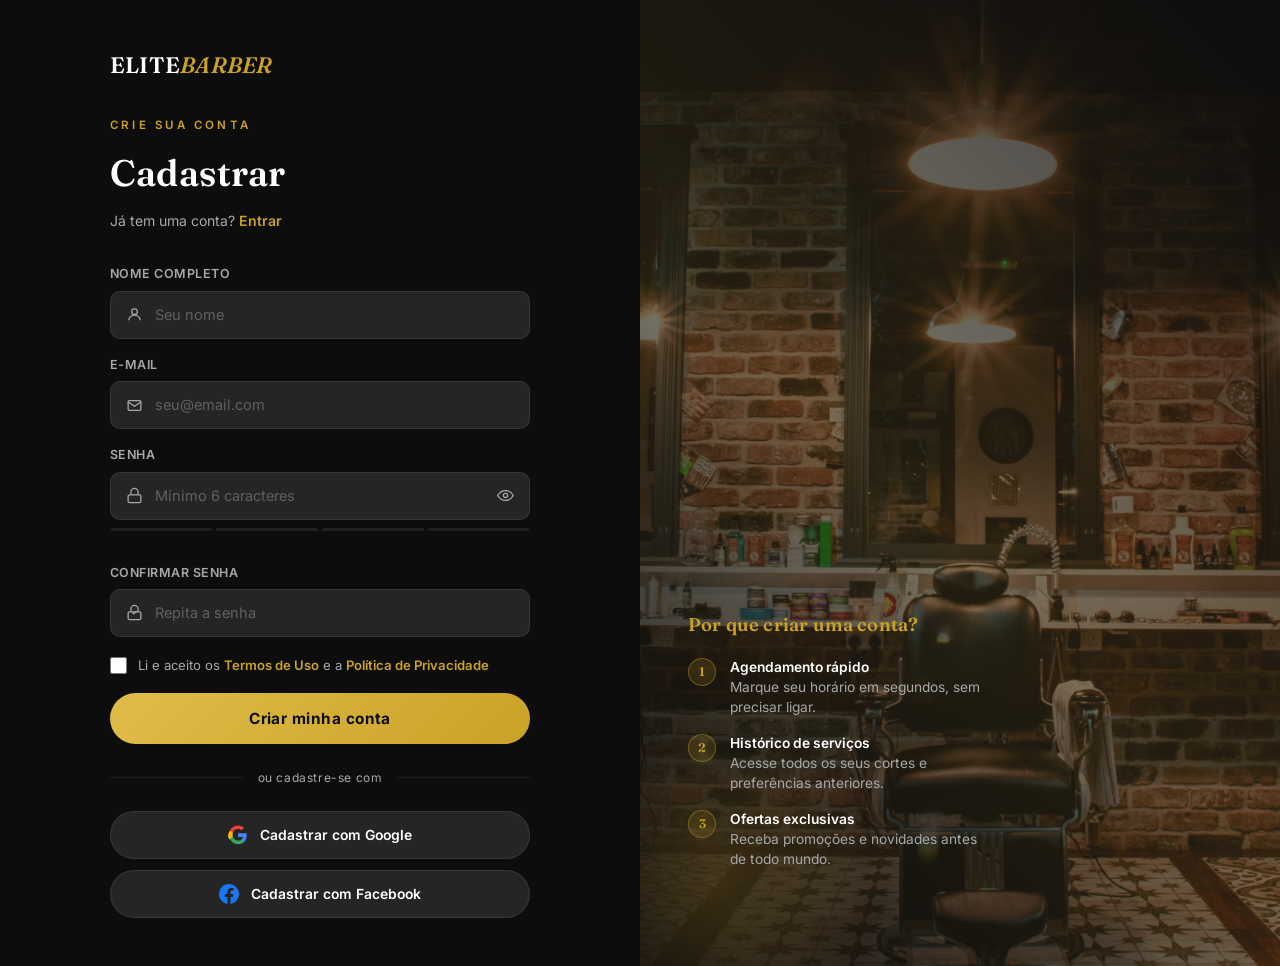
<file: templates/cadastro.html>
<!DOCTYPE html>
<html lang="pt-BR">

<head>
    <meta charset="UTF-8" />
    <meta name="viewport" content="width=device-width, initial-scale=1.0" />
    <title>Criar conta — Elite Barber</title>
    <meta name="description" content="Crie sua conta na Elite Barber e agende seus serviços com facilidade." />
    <link rel="preconnect" href="https://fonts.googleapis.com" />
    <link rel="preconnect" href="https://fonts.gstatic.com" crossorigin />
    <link
        href="https://fonts.googleapis.com/css2?family=Fraunces:ital,wght@0,500;0,600;1,500;1,600&family=Inter:wght@400;500;600;700&display=swap"
        rel="stylesheet" />
    <style>
        :root {
            --black: #0d0d0d;
            --dark: #1e1e1e;
            --dark-2: #161616;
            --dark-3: #252525;
            --white: #ffffff;
            --gold: #c9a227;
            --gold-light: #e0bc4a;
            --text-muted: #a8a8a8;
            --radius: 16px;
            --ff-display: "Fraunces", serif;
            --ff-body: "Inter", sans-serif;
            --ease: cubic-bezier(0.16, 1, 0.3, 1);
        }

        *,
        *::before,
        *::after {
            margin: 0;
            padding: 0;
            box-sizing: border-box;
        }

        html {
            scroll-padding-top: 80px;
        }

        body {
            font-family: var(--ff-body);
            background: var(--black);
            color: var(--white);
            line-height: 1.6;
            min-height: 100vh;
            display: grid;
            /* cadastro: formulário à esquerda, visual à direita */
            grid-template-columns: 1fr 1fr;
        }

        a {
            text-decoration: none;
            color: inherit;
        }

        ::selection {
            background: var(--gold);
            color: var(--black);
        }

        ::-webkit-scrollbar {
            width: 8px;
        }

        ::-webkit-scrollbar-track {
            background: var(--black);
        }

        ::-webkit-scrollbar-thumb {
            background: var(--gold);
            border-radius: 4px;
        }

        /* ===== FORMULÁRIO (esquerda) ===== */
        .form-side {
            display: flex;
            flex-direction: column;
            justify-content: center;
            align-items: center;
            padding: 3rem 2rem;
            background: var(--black);
        }

        .form-box {
            width: 100%;
            max-width: 420px;
        }

        .logo {
            font-family: var(--ff-display);
            font-weight: 600;
            font-size: 1.4rem;
            letter-spacing: 0.01em;
            color: var(--white);
            display: inline-block;
            margin-bottom: 2rem;
        }

        .logo span {
            color: var(--gold);
            font-style: italic;
        }

        .form-header {
            margin-bottom: 2rem;
        }

        .form-tag {
            display: block;
            font-size: 0.72rem;
            letter-spacing: 0.28em;
            color: var(--gold);
            font-weight: 600;
            margin-bottom: 0.6rem;
        }

        .form-title {
            font-family: var(--ff-display);
            font-weight: 600;
            font-size: clamp(1.7rem, 3vw, 2.3rem);
            letter-spacing: 0.005em;
        }

        .form-subtitle {
            color: var(--text-muted);
            font-size: 0.88rem;
            margin-top: 0.45rem;
        }

        .form-subtitle a {
            color: var(--gold);
            font-weight: 600;
            transition: color 0.2s;
        }

        .form-subtitle a:hover {
            color: var(--gold-light);
        }

        /* ===== CAMPOS ===== */
        .field {
            margin-bottom: 1rem;
        }

        .field label {
            display: block;
            font-size: 0.78rem;
            font-weight: 600;
            letter-spacing: 0.04em;
            color: var(--text-muted);
            text-transform: uppercase;
            margin-bottom: 0.4rem;
        }

        .input-wrap {
            position: relative;
            display: flex;
            align-items: center;
        }

        .input-wrap .ico {
            position: absolute;
            left: 1rem;
            width: 17px;
            height: 17px;
            color: var(--text-muted);
            pointer-events: none;
            transition: color 0.25s;
            z-index: 1;
        }

        .input-wrap input {
            width: 100%;
            padding: 0.88rem 1rem 0.88rem 2.75rem;
            background: var(--dark-3);
            border: 1px solid rgba(255, 255, 255, 0.08);
            border-radius: 10px;
            color: var(--white);
            font-family: var(--ff-body);
            font-size: 0.91rem;
            outline: none;
            transition: border-color 0.3s, box-shadow 0.3s;
        }

        .input-wrap input::placeholder {
            color: rgba(168, 168, 168, 0.45);
        }

        .input-wrap input:focus {
            border-color: var(--gold);
            box-shadow: 0 0 0 3px rgba(201, 162, 39, 0.12);
        }

        .input-wrap:focus-within .ico {
            color: var(--gold);
        }

        /* toggle senha */
        .eye-btn {
            position: absolute;
            right: 1rem;
            background: none;
            border: 0;
            cursor: pointer;
            color: var(--text-muted);
            display: flex;
            align-items: center;
            transition: color 0.2s;
        }

        .eye-btn:hover {
            color: var(--gold);
        }

        .eye-btn svg {
            width: 17px;
            height: 17px;
        }

        /* força da senha */
        .strength-bar {
            display: flex;
            gap: 4px;
            margin-top: 0.5rem;
        }

        .strength-bar span {
            flex: 1;
            height: 3px;
            border-radius: 2px;
            background: rgba(255, 255, 255, 0.08);
            transition: background 0.35s;
        }

        .strength-label {
            font-size: 0.72rem;
            color: var(--text-muted);
            margin-top: 0.25rem;
            min-height: 1em;
            transition: color 0.3s;
        }

        /* checkbox termos */
        .checkbox-field {
            display: flex;
            align-items: flex-start;
            gap: 0.7rem;
            margin: 1.1rem 0;
        }

        .checkbox-field input[type="checkbox"] {
            width: 17px;
            height: 17px;
            accent-color: var(--gold);
            flex-shrink: 0;
            margin-top: 2px;
            cursor: pointer;
        }

        .checkbox-field label {
            font-size: 0.82rem;
            color: var(--text-muted);
            cursor: pointer;
            text-transform: none;
            letter-spacing: 0;
        }

        .checkbox-field label a {
            color: var(--gold);
            font-weight: 600;
        }

        .checkbox-field label a:hover {
            color: var(--gold-light);
        }

        /* ===== MENSAGEM ===== */
        .msg {
            padding: 0.75rem 1rem;
            border-radius: 8px;
            font-size: 0.84rem;
            font-weight: 500;
            margin-bottom: 1rem;
            display: none;
            gap: 0.5rem;
            align-items: center;
        }

        .msg.error {
            background: rgba(239, 68, 68, 0.12);
            border: 1px solid rgba(239, 68, 68, 0.3);
            color: #f87171;
            display: flex;
        }

        .msg.success {
            background: rgba(201, 162, 39, 0.12);
            border: 1px solid rgba(201, 162, 39, 0.3);
            color: var(--gold-light);
            display: flex;
        }

        /* ===== BOTÃO PRINCIPAL ===== */
        .btn-submit {
            width: 100%;
            padding: 1rem;
            background: linear-gradient(135deg, var(--gold-light), var(--gold));
            color: var(--black);
            font-family: var(--ff-body);
            font-weight: 700;
            font-size: 0.96rem;
            letter-spacing: 0.03em;
            border: none;
            border-radius: 50px;
            cursor: pointer;
            display: flex;
            align-items: center;
            justify-content: center;
            gap: 0.5rem;
            transition: transform 0.3s var(--ease), box-shadow 0.3s var(--ease);
        }

        .btn-submit:hover {
            transform: translateY(-2px);
            box-shadow: 0 10px 30px -8px rgba(201, 162, 39, 0.6);
        }

        .btn-submit:active {
            transform: scale(0.97);
        }

        .btn-submit:disabled {
            opacity: 0.6;
            cursor: not-allowed;
            transform: none;
            box-shadow: none;
        }

        .spinner {
            width: 17px;
            height: 17px;
            border: 2px solid rgba(0, 0, 0, 0.25);
            border-top-color: var(--black);
            border-radius: 50%;
            animation: spin 0.7s linear infinite;
            display: none;
        }

        @keyframes spin {
            to {
                transform: rotate(360deg);
            }
        }

        /* ===== DIVISOR ===== */
        .divider {
            display: flex;
            align-items: center;
            gap: 0.9rem;
            margin: 1.5rem 0;
        }

        .divider::before,
        .divider::after {
            content: "";
            flex: 1;
            height: 1px;
            background: rgba(255, 255, 255, 0.08);
        }

        .divider span {
            font-size: 0.75rem;
            color: var(--text-muted);
            white-space: nowrap;
            letter-spacing: 0.05em;
        }

        /* ===== BOTÕES SOCIAIS ===== */
        .social-btns {
            display: flex;
            flex-direction: column;
            gap: 0.7rem;
        }

        .btn-social {
            width: 100%;
            padding: 0.8rem 1.2rem;
            background: var(--dark-3);
            border: 1px solid rgba(255, 255, 255, 0.08);
            border-radius: 50px;
            color: var(--white);
            font-family: var(--ff-body);
            font-weight: 600;
            font-size: 0.87rem;
            cursor: pointer;
            display: flex;
            align-items: center;
            justify-content: center;
            gap: 0.75rem;
            transition: background 0.25s, border-color 0.25s, transform 0.25s var(--ease);
        }

        .btn-social:hover {
            background: var(--dark);
            border-color: rgba(255, 255, 255, 0.18);
            transform: translateY(-2px);
        }

        .btn-social:active {
            transform: scale(0.97);
        }

        .btn-google svg .g-red {
            fill: #EA4335;
        }

        .btn-google svg .g-blue {
            fill: #4285F4;
        }

        .btn-google svg .g-yellow {
            fill: #FBBC05;
        }

        .btn-google svg .g-green {
            fill: #34A853;
        }

        /* ===== LADO VISUAL (direita) ===== */
        .visual {
            position: relative;
            overflow: hidden;
            background: var(--dark-2);
        }

        .visual-img {
            position: absolute;
            inset: 0;
            width: 100%;
            height: 100%;
            object-fit: cover;
            opacity: 0.4;
            transform: scale(1.04);
            transition: transform 12s ease;
        }

        .visual:hover .visual-img {
            transform: scale(1.0);
        }

        .visual-overlay {
            position: absolute;
            inset: 0;
            background: linear-gradient(225deg,
                    rgba(13, 13, 13, 0.55) 0%,
                    rgba(201, 162, 39, 0.10) 55%,
                    rgba(13, 13, 13, 0.9) 100%);
        }

        .visual-content {
            position: relative;
            z-index: 1;
            height: 100%;
            display: flex;
            flex-direction: column;
            justify-content: flex-end;
            padding: 3rem;
        }

        .visual-steps {
            max-width: 300px;
            margin-bottom: 2rem;
        }

        .visual-steps h3 {
            font-family: var(--ff-display);
            font-weight: 600;
            font-size: 1.15rem;
            margin-bottom: 1.2rem;
            color: var(--gold);
            letter-spacing: 0.01em;
        }

        .step {
            display: flex;
            gap: 0.9rem;
            align-items: flex-start;
            margin-bottom: 1rem;
        }

        .step-num {
            width: 28px;
            height: 28px;
            border-radius: 50%;
            background: rgba(201, 162, 39, 0.15);
            border: 1px solid rgba(201, 162, 39, 0.4);
            display: flex;
            align-items: center;
            justify-content: center;
            font-family: var(--ff-display);
            font-weight: 600;
            font-size: 0.78rem;
            color: var(--gold);
            flex-shrink: 0;
        }

        .step-text {
            font-size: 0.86rem;
            color: var(--text-muted);
            line-height: 1.45;
        }

        .step-text strong {
            color: var(--white);
            font-weight: 600;
            display: block;
        }

        /* decoração */
        .visual::after {
            content: "";
            position: absolute;
            bottom: -80px;
            left: -80px;
            width: 320px;
            height: 320px;
            border-radius: 50%;
            background: radial-gradient(circle, rgba(201, 162, 39, 0.18) 0%, transparent 70%);
            z-index: 0;
        }

        /* ===== MOBILE ===== */
        @media (max-width: 768px) {
            body {
                grid-template-columns: 1fr;
            }

            .visual {
                display: none;
            }

            .form-side {
                padding: 2.5rem 1.5rem;
                justify-content: flex-start;
                padding-top: 2.5rem;
            }
        }
    </style>
</head>

<body>

    <!-- FORMULÁRIO (esquerda no desktop) -->
    <main class="form-side">
        <div class="form-box">

            <a href="/" class="logo">ELITE<span>BARBER</span></a>

            <div class="form-header">
                <span class="form-tag">CRIE SUA CONTA</span>
                <h1 class="form-title">Cadastrar</h1>
                <p class="form-subtitle">
                    Já tem uma conta? <a href="/login">Entrar</a>
                </p>
            </div>

            <!-- Feedback -->
            <div class="msg" id="mensagem" role="alert" aria-live="polite"></div>

            <form id="cadastroForm" novalidate>

                <!-- Nome -->
                <div class="field">
                    <label for="nome">Nome completo</label>
                    <div class="input-wrap">
                        <svg class="ico" viewBox="0 0 24 24" fill="none" stroke="currentColor" stroke-width="1.8">
                            <circle cx="12" cy="8" r="4" />
                            <path d="M4 20c0-4 3.6-7 8-7s8 3 8 7" />
                        </svg>
                        <input type="text" id="nome" name="nome" placeholder="Seu nome" autocomplete="name" required
                            minlength="2" />
                    </div>
                </div>

                <!-- E-mail -->
                <div class="field">
                    <label for="email">E-mail</label>
                    <div class="input-wrap">
                        <svg class="ico" viewBox="0 0 24 24" fill="none" stroke="currentColor" stroke-width="1.8">
                            <rect x="3" y="5" width="18" height="14" rx="2" />
                            <path d="m3 7 9 6 9-6" />
                        </svg>
                        <input type="email" id="email" name="email" placeholder="seu@email.com" autocomplete="email"
                            required />
                    </div>
                </div>

                <!-- Senha -->
                <div class="field">
                    <label for="senha">Senha</label>
                    <div class="input-wrap">
                        <svg class="ico" viewBox="0 0 24 24" fill="none" stroke="currentColor" stroke-width="1.8">
                            <rect x="3" y="11" width="18" height="11" rx="2" />
                            <path d="M7 11V7a5 5 0 0 1 10 0v4" />
                        </svg>
                        <input type="password" id="senha" name="senha" placeholder="Mínimo 6 caracteres"
                            autocomplete="new-password" required minlength="6" />
                        <button type="button" class="eye-btn" id="toggleSenha" aria-label="Mostrar/ocultar senha">
                            <svg id="eyeIcon" viewBox="0 0 24 24" fill="none" stroke="currentColor" stroke-width="1.8">
                                <path d="M1 12s4-7 11-7 11 7 11 7-4 7-11 7S1 12 1 12z" />
                                <circle cx="12" cy="12" r="3" />
                            </svg>
                        </button>
                    </div>
                    <!-- Barra de força -->
                    <div class="strength-bar" id="strengthBar" aria-hidden="true">
                        <span id="s1"></span><span id="s2"></span><span id="s3"></span><span id="s4"></span>
                    </div>
                    <p class="strength-label" id="strengthLabel"></p>
                </div>

                <!-- Confirmar senha -->
                <div class="field">
                    <label for="confirmar">Confirmar senha</label>
                    <div class="input-wrap">
                        <svg class="ico" viewBox="0 0 24 24" fill="none" stroke="currentColor" stroke-width="1.8">
                            <path d="M9 12l2 2 4-4" />
                            <rect x="3" y="11" width="18" height="11" rx="2" />
                            <path d="M7 11V7a5 5 0 0 1 10 0v4" />
                        </svg>
                        <input type="password" id="confirmar" name="confirmar" placeholder="Repita a senha"
                            autocomplete="new-password" required />
                    </div>
                </div>

                <!-- Termos -->
                <div class="checkbox-field">
                    <input type="checkbox" id="termos" name="termos" required />
                    <label for="termos">
                        Li e aceito os <a href="#">Termos de Uso</a> e a <a href="#">Política de Privacidade</a>
                    </label>
                </div>

                <!-- Submit -->
                <div class="msg" id="mensagem2" style="display:none"></div>
                <button type="submit" class="btn-submit" id="btnSubmit">
                    <span class="spinner" id="spinner"></span>
                    <span id="btnText">Criar minha conta</span>
                </button>

            </form>

            <!-- Divisor -->
            <div class="divider"><span>ou cadastre-se com</span></div>

            <!-- Botões sociais -->
            <div class="social-btns">

                <button class="btn-social btn-google" type="button" id="btnGoogle">
                    <svg width="20" height="20" viewBox="0 0 48 48">
                        <path class="g-blue"
                            d="M45.12 24.5c0-1.56-.14-3.06-.4-4.5H24v8.51h11.84c-.51 2.75-2.06 5.08-4.39 6.64v5.52h7.11c4.16-3.83 6.56-9.47 6.56-16.17z" />
                        <path class="g-green"
                            d="M24 46c5.94 0 10.92-1.97 14.56-5.33l-7.11-5.52c-1.97 1.32-4.49 2.1-7.45 2.1-5.73 0-10.58-3.87-12.32-9.07H4.34v5.7C7.96 41.07 15.4 46 24 46z" />
                        <path class="g-yellow"
                            d="M11.68 28.18A13.9 13.9 0 0 1 10.9 24c0-1.45.25-2.86.78-4.18v-5.7H4.34A23.93 23.93 0 0 0 0 24c0 3.88.93 7.55 2.57 10.79l7.11-5.52z" />
                        <path class="g-red"
                            d="M24 9.75c3.23 0 6.13 1.11 8.41 3.29l6.31-6.31C34.91 3.18 29.93 1 24 1 15.4 1 7.96 5.93 4.34 13.12l7.34 5.7C13.42 13.62 18.27 9.75 24 9.75z" />
                    </svg>
                    Cadastrar com Google
                </button>

                <button class="btn-social btn-facebook" type="button" id="btnFacebook">
                    <svg width="20" height="20" viewBox="0 0 24 24" fill="#1877F2">
                        <path
                            d="M24 12.073C24 5.405 18.627 0 12 0S0 5.405 0 12.073c0 6.031 4.388 11.032 10.125 11.927v-8.437H7.078v-3.49h3.047V9.41c0-3.02 1.791-4.688 4.533-4.688 1.313 0 2.686.235 2.686.235v2.953h-1.513c-1.491 0-1.956.928-1.956 1.879v2.261h3.328l-.532 3.49h-2.796v8.437C19.612 23.105 24 18.104 24 12.073z" />
                    </svg>
                    Cadastrar com Facebook
                </button>

            </div>

        </div>
    </main>

    <!-- VISUAL (direita no desktop) -->
    <aside class="visual">
        <img src="../static/img/paralaxx.jpg" alt="" class="visual-img" />
        <div class="visual-overlay"></div>
        <div class="visual-content">
            <div class="visual-steps">
                <h3>Por que criar uma conta?</h3>
                <div class="step">
                    <div class="step-num">1</div>
                    <div class="step-text">
                        <strong>Agendamento rápido</strong>
                        Marque seu horário em segundos, sem precisar ligar.
                    </div>
                </div>
                <div class="step">
                    <div class="step-num">2</div>
                    <div class="step-text">
                        <strong>Histórico de serviços</strong>
                        Acesse todos os seus cortes e preferências anteriores.
                    </div>
                </div>
                <div class="step">
                    <div class="step-num">3</div>
                    <div class="step-text">
                        <strong>Ofertas exclusivas</strong>
                        Receba promoções e novidades antes de todo mundo.
                    </div>
                </div>
            </div>
        </div>
    </aside>

    <script>
        /* ===== TOGGLE SENHA ===== */
        const toggleSenha = document.getElementById("toggleSenha");
        const senhaInput = document.getElementById("senha");
        const eyeIcon = document.getElementById("eyeIcon");

        toggleSenha.addEventListener("click", () => {
            const visivel = senhaInput.type === "text";
            senhaInput.type = visivel ? "password" : "text";
            eyeIcon.innerHTML = visivel
                ? `<path d="M1 12s4-7 11-7 11 7 11 7-4 7-11 7S1 12 1 12z"/><circle cx="12" cy="12" r="3"/>`
                : `<path d="M17.94 17.94A10.07 10.07 0 0 1 12 20c-7 0-11-8-11-8a18.45 18.45 0 0 1 5.06-5.94
            M9.9 4.24A9.12 9.12 0 0 1 12 4c7 0 11 8 11 8a18.5 18.5 0 0 1-2.16 3.19
            m-6.72-1.07a3 3 0 1 1-4.24-4.24"/>
           <line x1="1" y1="1" x2="23" y2="23"/>`;
        });

        /* ===== FORÇA DA SENHA ===== */
        const bars = [document.getElementById("s1"), document.getElementById("s2"),
        document.getElementById("s3"), document.getElementById("s4")];
        const label = document.getElementById("strengthLabel");
        const cores = ["#ef4444", "#f97316", "#eab308", "#22c55e"];
        const nomes = ["Muito fraca", "Fraca", "Boa", "Forte"];

        senhaInput.addEventListener("input", () => {
            const v = senhaInput.value;
            let score = 0;
            if (v.length >= 6) score++;
            if (v.length >= 10) score++;
            if (/[A-Z]/.test(v) && /[0-9]/.test(v)) score++;
            if (/[^a-zA-Z0-9]/.test(v)) score++;

            bars.forEach((b, i) => {
                b.style.background = i < score ? cores[score - 1] : "rgba(255,255,255,0.08)";
            });
            label.textContent = v.length ? nomes[score - 1] || "" : "";
            label.style.color = v.length ? cores[score - 1] : "var(--text-muted)";
        });

        /* ===== FORMULÁRIO DE CADASTRO ===== */
        const form = document.getElementById("cadastroForm");
        const msgBox = document.getElementById("mensagem");
        const btnSubmit = document.getElementById("btnSubmit");
        const spinner = document.getElementById("spinner");
        const btnText = document.getElementById("btnText");

        function showMsg(texto, tipo = "error") {
            msgBox.textContent = texto;
            msgBox.className = `msg ${tipo}`;
        }
        function hideMsg() { msgBox.className = "msg"; msgBox.style.display = ""; }

        form.addEventListener("submit", async (e) => {
            e.preventDefault();
            hideMsg();

            const nome = document.getElementById("nome").value.trim();
            const email = document.getElementById("email").value.trim();
            const senha = document.getElementById("senha").value;
            const confirmar = document.getElementById("confirmar").value;
            const termos = document.getElementById("termos").checked;

            /* validações no front */
            if (nome.length < 2) { showMsg("Informe um nome válido."); return; }
            if (!email.includes("@")) { showMsg("Informe um e-mail válido."); return; }
            if (senha.length < 6) { showMsg("A senha precisa ter no mínimo 6 caracteres."); return; }
            if (senha !== confirmar) { showMsg("As senhas não coincidem."); return; }
            if (!termos) { showMsg("Você precisa aceitar os Termos de Uso."); return; }

            btnSubmit.disabled = true;
            spinner.style.display = "block";
            btnText.textContent = "Criando conta…";

            try {
                const res = await fetch("/api/cadastro", {
                    method: "POST",
                    headers: { "Content-Type": "application/json" },
                    body: JSON.stringify({ nome, email, senha }),
                });

                const data = await res.json();

                if (res.ok) {
                    showMsg(`Conta criada com sucesso! Bem-vindo, ${data.nome}. Redirecionando…`, "success");
                    setTimeout(() => { window.location.href = "/"; }, 1400);
                } else {
                    showMsg(data.erro || "Não foi possível criar a conta. Tente novamente.");
                }
            } catch {
                showMsg("Erro de conexão. Verifique sua internet e tente novamente.");
            } finally {
                btnSubmit.disabled = false;
                spinner.style.display = "none";
                btnText.textContent = "Criar minha conta";
            }
        });

        /* ===== BOTÕES SOCIAIS ===== */
        document.getElementById("btnGoogle").addEventListener("click", () => {
            window.location.href = "/auth/google";
        });
        document.getElementById("btnFacebook").addEventListener("click", () => {
            window.location.href = "/auth/facebook";
        });
    </script>

</body>

</html>
</file>
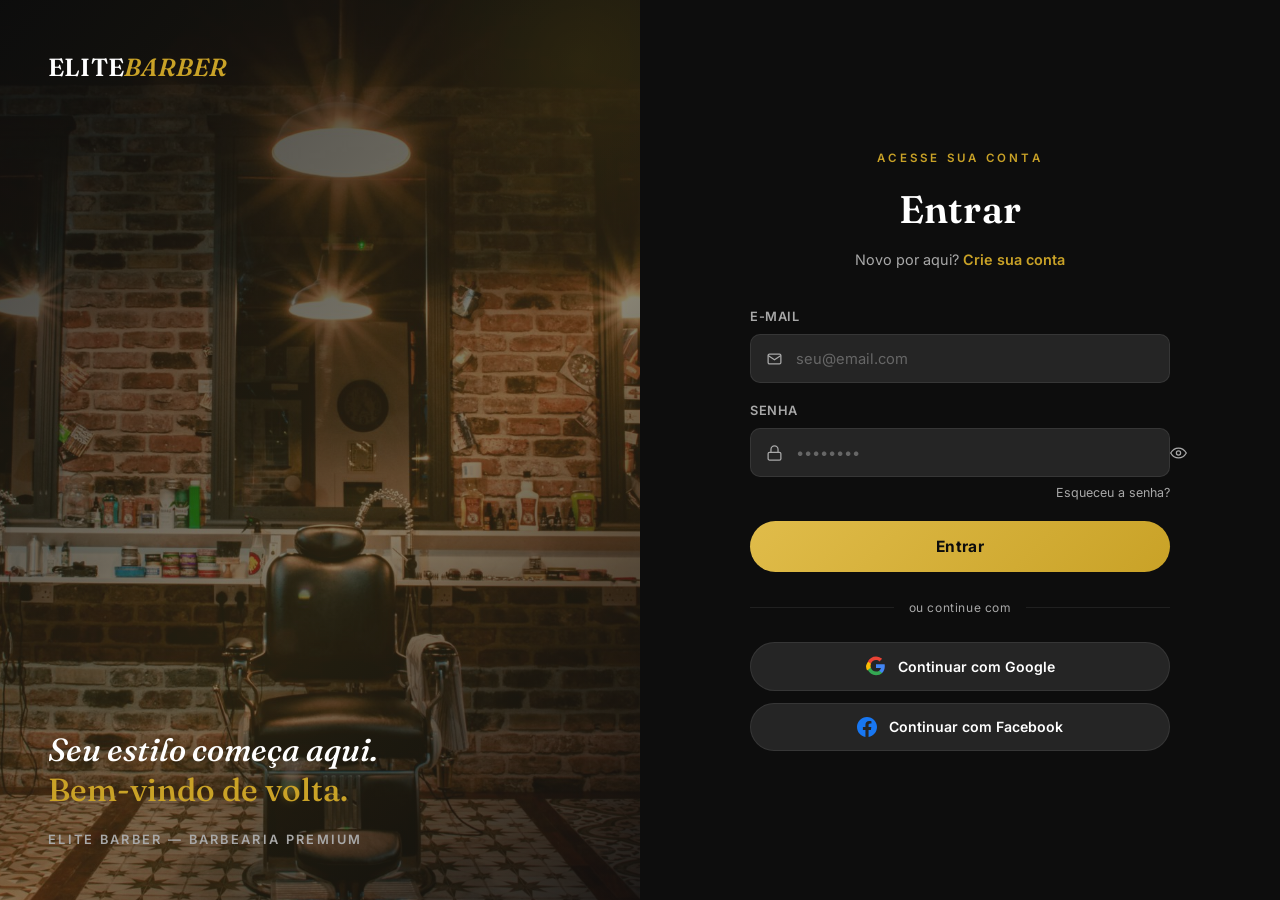
<file: templates/login.html>
<!DOCTYPE html>
<html lang="pt-BR">

<head>
    <meta charset="UTF-8" />
    <meta name="viewport" content="width=device-width, initial-scale=1.0" />
    <title>Entrar — Elite Barber</title>
    <meta name="description" content="Acesse sua conta na Elite Barber." />
    <link rel="preconnect" href="https://fonts.googleapis.com" />
    <link rel="preconnect" href="https://fonts.gstatic.com" crossorigin />
    <link
        href="https://fonts.googleapis.com/css2?family=Fraunces:ital,wght@0,500;0,600;1,500;1,600&family=Inter:wght@400;500;600;700&display=swap"
        rel="stylesheet" />
    <style>
        /* ===== TOKENS (espelha o style.css existente) ===== */
        :root {
            --black: #0d0d0d;
            --dark: #1e1e1e;
            --dark-2: #161616;
            --dark-3: #252525;
            --white: #ffffff;
            --gold: #c9a227;
            --gold-light: #e0bc4a;
            --text-muted: #a8a8a8;
            --radius: 16px;
            --ff-display: "Fraunces", serif;
            --ff-body: "Inter", sans-serif;
            --ease: cubic-bezier(0.16, 1, 0.3, 1);
        }

        *,
        *::before,
        *::after {
            margin: 0;
            padding: 0;
            box-sizing: border-box;
        }

        html {
            scroll-padding-top: 80px;
        }

        body {
            font-family: var(--ff-body);
            background: var(--black);
            color: var(--white);
            line-height: 1.6;
            min-height: 100vh;
            display: grid;
            grid-template-columns: 1fr 1fr;
        }

        a {
            text-decoration: none;
            color: inherit;
        }

        ::selection {
            background: var(--gold);
            color: var(--black);
        }

        ::-webkit-scrollbar {
            width: 8px;
        }

        ::-webkit-scrollbar-track {
            background: var(--black);
        }

        ::-webkit-scrollbar-thumb {
            background: var(--gold);
            border-radius: 4px;
        }

        /* ===== LADO VISUAL (esquerda) ===== */
        .visual {
            position: relative;
            overflow: hidden;
            background: var(--dark-2);
        }

        .visual-img {
            position: absolute;
            inset: 0;
            width: 100%;
            height: 100%;
            object-fit: cover;
            opacity: 0.45;
            transform: scale(1.04);
            transition: transform 12s ease;
        }

        .visual:hover .visual-img {
            transform: scale(1.0);
        }

        .visual-overlay {
            position: absolute;
            inset: 0;
            background: linear-gradient(135deg,
                    rgba(13, 13, 13, 0.6) 0%,
                    rgba(201, 162, 39, 0.12) 60%,
                    rgba(13, 13, 13, 0.85) 100%);
        }

        .visual-content {
            position: relative;
            z-index: 1;
            height: 100%;
            display: flex;
            flex-direction: column;
            justify-content: space-between;
            padding: 3rem;
        }

        .logo {
            font-family: var(--ff-display);
            font-weight: 600;
            font-size: 1.55rem;
            letter-spacing: 0.01em;
            color: var(--white);
        }

        .logo span {
            color: var(--gold);
            font-style: italic;
        }

        .visual-quote {
            max-width: 340px;
        }

        .visual-quote blockquote {
            font-family: var(--ff-display);
            font-style: italic;
            font-size: clamp(1.5rem, 2.5vw, 2.1rem);
            font-weight: 500;
            line-height: 1.25;
            color: var(--white);
            margin-bottom: 1rem;
        }

        .visual-quote blockquote em {
            font-style: normal;
            color: var(--gold);
        }

        .visual-quote cite {
            font-size: 0.8rem;
            letter-spacing: 0.18em;
            color: var(--text-muted);
            font-style: normal;
            font-weight: 600;
            text-transform: uppercase;
        }

        /* decoração dourada no canto */
        .visual::before {
            content: "";
            position: absolute;
            top: -120px;
            right: -120px;
            width: 360px;
            height: 360px;
            border-radius: 50%;
            background: radial-gradient(circle, rgba(201, 162, 39, 0.22) 0%, transparent 70%);
            z-index: 0;
        }

        /* ===== LADO DO FORMULÁRIO (direita) ===== */
        .form-side {
            display: flex;
            flex-direction: column;
            justify-content: center;
            align-items: center;
            padding: 3rem 2rem;
            background: var(--black);
        }

        .form-box {
            width: 100%;
            max-width: 420px;
        }

        .form-header {
            margin-bottom: 2.2rem;
            text-align: center;
        }

        .form-tag {
            display: block;
            font-size: 0.72rem;
            letter-spacing: 0.28em;
            color: var(--gold);
            font-weight: 600;
            margin-bottom: 0.7rem;
        }

        .form-title {
            font-family: var(--ff-display);
            font-weight: 600;
            font-size: clamp(1.8rem, 3vw, 2.4rem);
            letter-spacing: 0.005em;
        }

        .form-subtitle {
            color: var(--text-muted);
            font-size: 0.9rem;
            margin-top: 0.5rem;
        }

        .form-subtitle a {
            color: var(--gold);
            font-weight: 600;
            transition: color 0.2s;
        }

        .form-subtitle a:hover {
            color: var(--gold-light);
        }

        /* ===== CAMPOS ===== */
        .field {
            margin-bottom: 1.1rem;
        }

        .field label {
            display: block;
            font-size: 0.8rem;
            font-weight: 600;
            letter-spacing: 0.04em;
            color: var(--text-muted);
            text-transform: uppercase;
            margin-bottom: 0.45rem;
        }

        .input-wrap {
            position: relative;
        }

        .input-wrap svg {
            position: absolute;
            left: 1rem;
            top: 50%;
            transform: translateY(-50%);
            width: 17px;
            height: 17px;
            color: var(--text-muted);
            pointer-events: none;
            transition: color 0.25s;
        }

        .input-wrap input {
            width: 100%;
            padding: 0.9rem 1rem 0.9rem 2.8rem;
            background: var(--dark-3);
            border: 1px solid rgba(255, 255, 255, 0.08);
            border-radius: 10px;
            color: var(--white);
            font-family: var(--ff-body);
            font-size: 0.92rem;
            transition: border-color 0.3s, box-shadow 0.3s;
            outline: none;
        }

        .input-wrap input::placeholder {
            color: rgba(168, 168, 168, 0.5);
        }

        .input-wrap input:focus {
            border-color: var(--gold);
            box-shadow: 0 0 0 3px rgba(201, 162, 39, 0.12);
        }

        .input-wrap input:focus+svg,
        .input-wrap:focus-within svg {
            color: var(--gold);
        }

        /* ícone fica depois do input no DOM mas posicionado igual */
        .input-wrap {
            display: flex;
            align-items: center;
        }

        .input-wrap input {
            order: 1;
        }

        .input-wrap .ico {
            order: 0;
            position: absolute;
            left: 1rem;
        }

        /* toggle senha */
        .eye-btn {
            position: absolute;
            right: 1rem;
            top: 50%;
            transform: translateY(-50%);
            background: none;
            border: 0;
            cursor: pointer;
            color: var(--text-muted);
            padding: 0;
            display: flex;
            align-items: center;
            transition: color 0.2s;
            order: 2;
        }

        .eye-btn:hover {
            color: var(--gold);
        }

        .eye-btn svg {
            width: 17px;
            height: 17px;
        }

        /* esqueceu a senha */
        .forgot {
            display: flex;
            justify-content: flex-end;
            margin-top: 0.4rem;
        }

        .forgot a {
            font-size: 0.78rem;
            color: var(--text-muted);
            transition: color 0.2s;
        }

        .forgot a:hover {
            color: var(--gold);
        }

        /* ===== MENSAGEM DE ERRO ===== */
        .msg {
            padding: 0.75rem 1rem;
            border-radius: 8px;
            font-size: 0.85rem;
            font-weight: 500;
            margin-bottom: 1rem;
            display: none;
        }

        .msg.error {
            background: rgba(239, 68, 68, 0.12);
            border: 1px solid rgba(239, 68, 68, 0.3);
            color: #f87171;
            display: flex;
            gap: 0.5rem;
            align-items: center;
        }

        .msg.success {
            background: rgba(201, 162, 39, 0.12);
            border: 1px solid rgba(201, 162, 39, 0.3);
            color: var(--gold-light);
            display: flex;
            gap: 0.5rem;
            align-items: center;
        }

        /* ===== BOTÃO PRINCIPAL ===== */
        .btn-submit {
            width: 100%;
            padding: 1rem;
            margin-top: 0.5rem;
            background: linear-gradient(135deg, var(--gold-light), var(--gold));
            color: var(--black);
            font-family: var(--ff-body);
            font-weight: 700;
            font-size: 0.97rem;
            letter-spacing: 0.03em;
            border: none;
            border-radius: 50px;
            cursor: pointer;
            transition: transform 0.3s var(--ease), box-shadow 0.3s var(--ease);
            display: flex;
            align-items: center;
            justify-content: center;
            gap: 0.5rem;
        }

        .btn-submit:hover {
            transform: translateY(-2px);
            box-shadow: 0 10px 30px -8px rgba(201, 162, 39, 0.6);
        }

        .btn-submit:active {
            transform: scale(0.97);
        }

        .btn-submit:disabled {
            opacity: 0.6;
            cursor: not-allowed;
            transform: none;
            box-shadow: none;
        }

        /* spinner */
        .spinner {
            width: 17px;
            height: 17px;
            border: 2px solid rgba(0, 0, 0, 0.25);
            border-top-color: var(--black);
            border-radius: 50%;
            animation: spin 0.7s linear infinite;
            display: none;
        }

        @keyframes spin {
            to {
                transform: rotate(360deg);
            }
        }

        /* ===== DIVISOR ===== */
        .divider {
            display: flex;
            align-items: center;
            gap: 0.9rem;
            margin: 1.6rem 0;
        }

        .divider::before,
        .divider::after {
            content: "";
            flex: 1;
            height: 1px;
            background: rgba(255, 255, 255, 0.08);
        }

        .divider span {
            font-size: 0.75rem;
            color: var(--text-muted);
            white-space: nowrap;
            letter-spacing: 0.05em;
        }

        /* ===== BOTÕES SOCIAIS ===== */
        .social-btns {
            display: flex;
            flex-direction: column;
            gap: 0.75rem;
        }

        .btn-social {
            width: 100%;
            padding: 0.82rem 1.2rem;
            background: var(--dark-3);
            border: 1px solid rgba(255, 255, 255, 0.08);
            border-radius: 50px;
            color: var(--white);
            font-family: var(--ff-body);
            font-weight: 600;
            font-size: 0.88rem;
            cursor: pointer;
            display: flex;
            align-items: center;
            justify-content: center;
            gap: 0.75rem;
            transition: background 0.25s, border-color 0.25s, transform 0.25s var(--ease);
        }

        .btn-social:hover {
            background: var(--dark);
            border-color: rgba(255, 255, 255, 0.18);
            transform: translateY(-2px);
        }

        .btn-social:active {
            transform: scale(0.97);
        }

        .btn-social svg {
            flex-shrink: 0;
        }

        /* cores específicas nos ícones */
        .btn-google svg .g-red {
            fill: #EA4335;
        }

        .btn-google svg .g-blue {
            fill: #4285F4;
        }

        .btn-google svg .g-yellow {
            fill: #FBBC05;
        }

        .btn-google svg .g-green {
            fill: #34A853;
        }

        .btn-facebook svg {
            color: #1877F2;
        }

        /* ===== MOBILE ===== */
        @media (max-width: 768px) {
            body {
                grid-template-columns: 1fr;
            }

            .visual {
                display: none;
            }

            .form-side {
                padding: 2.5rem 1.5rem;
                justify-content: flex-start;
                padding-top: 3rem;
            }
        }

        @media (max-width: 400px) {
            .form-box {
                max-width: 100%;
            }
        }
    </style>
</head>

<body>

    <!-- LADO VISUAL -->
    <aside class="visual">
        <!-- substitua pelo caminho da sua imagem real -->
        <img src="../static/img/paralaxx.jpg" alt="" class="visual-img" />
        <div class="visual-overlay"></div>
        <div class="visual-content">
            <a href="/" class="logo">ELITE<span>BARBER</span></a>
            <div class="visual-quote">
                <blockquote>Seu estilo começa aqui. <em>Bem-vindo de volta.</em></blockquote>
                <cite>Elite Barber — Barbearia Premium</cite>
            </div>
        </div>
    </aside>

    <!-- FORMULÁRIO -->
    <main class="form-side">
        <div class="form-box">

            <div class="form-header">
                <span class="form-tag">ACESSE SUA CONTA</span>
                <h1 class="form-title">Entrar</h1>
                <p class="form-subtitle">
                    Novo por aqui? <a href="/cadastro">Crie sua conta</a>
                </p>
            </div>

            <!-- Mensagem de feedback -->
            <div class="msg" id="mensagem" role="alert" aria-live="polite"></div>

            <form id="loginForm" novalidate>

                <!-- E-mail -->
                <div class="field">
                    <label for="email">E-mail</label>
                    <div class="input-wrap">
                        <svg class="ico" viewBox="0 0 24 24" fill="none" stroke="currentColor" stroke-width="1.8">
                            <rect x="3" y="5" width="18" height="14" rx="2" />
                            <path d="m3 7 9 6 9-6" />
                        </svg>
                        <input type="email" id="email" name="email" placeholder="seu@email.com" autocomplete="email"
                            required />
                    </div>
                </div>

                <!-- Senha -->
                <div class="field">
                    <label for="senha">Senha</label>
                    <div class="input-wrap">
                        <svg class="ico" viewBox="0 0 24 24" fill="none" stroke="currentColor" stroke-width="1.8">
                            <rect x="3" y="11" width="18" height="11" rx="2" />
                            <path d="M7 11V7a5 5 0 0 1 10 0v4" />
                        </svg>
                        <input type="password" id="senha" name="senha" placeholder="••••••••"
                            autocomplete="current-password" required />
                        <button type="button" class="eye-btn" id="toggleSenha" aria-label="Mostrar/ocultar senha">
                            <svg id="eyeIcon" viewBox="0 0 24 24" fill="none" stroke="currentColor" stroke-width="1.8">
                                <path d="M1 12s4-7 11-7 11 7 11 7-4 7-11 7S1 12 1 12z" />
                                <circle cx="12" cy="12" r="3" />
                            </svg>
                        </button>
                    </div>
                    <div class="forgot">
                        <a href="#">Esqueceu a senha?</a>
                    </div>
                </div>

                <!-- Submit -->
                <button type="submit" class="btn-submit" id="btnSubmit">
                    <span class="spinner" id="spinner"></span>
                    <span id="btnText">Entrar</span>
                </button>

            </form>

            <!-- Divisor -->
            <div class="divider"><span>ou continue com</span></div>

            <!-- Botões sociais -->
            <div class="social-btns">

                <!-- Google -->
                <button class="btn-social btn-google" type="button" id="btnGoogle">
                    <svg width="20" height="20" viewBox="0 0 48 48">
                        <path class="g-blue"
                            d="M45.12 24.5c0-1.56-.14-3.06-.4-4.5H24v8.51h11.84c-.51 2.75-2.06 5.08-4.39 6.64v5.52h7.11c4.16-3.83 6.56-9.47 6.56-16.17z" />
                        <path class="g-green"
                            d="M24 46c5.94 0 10.92-1.97 14.56-5.33l-7.11-5.52c-1.97 1.32-4.49 2.1-7.45 2.1-5.73 0-10.58-3.87-12.32-9.07H4.34v5.7C7.96 41.07 15.4 46 24 46z" />
                        <path class="g-yellow"
                            d="M11.68 28.18A13.9 13.9 0 0 1 10.9 24c0-1.45.25-2.86.78-4.18v-5.7H4.34A23.93 23.93 0 0 0 0 24c0 3.88.93 7.55 2.57 10.79l7.11-5.52z" />
                        <path class="g-red"
                            d="M24 9.75c3.23 0 6.13 1.11 8.41 3.29l6.31-6.31C34.91 3.18 29.93 1 24 1 15.4 1 7.96 5.93 4.34 13.12l7.34 5.7C13.42 13.62 18.27 9.75 24 9.75z" />
                    </svg>
                    Continuar com Google
                </button>

                <!-- Facebook -->
                <button class="btn-social btn-facebook" type="button" id="btnFacebook">
                    <svg width="20" height="20" viewBox="0 0 24 24" fill="#1877F2">
                        <path
                            d="M24 12.073C24 5.405 18.627 0 12 0S0 5.405 0 12.073c0 6.031 4.388 11.032 10.125 11.927v-8.437H7.078v-3.49h3.047V9.41c0-3.02 1.791-4.688 4.533-4.688 1.313 0 2.686.235 2.686.235v2.953h-1.513c-1.491 0-1.956.928-1.956 1.879v2.261h3.328l-.532 3.49h-2.796v8.437C19.612 23.105 24 18.104 24 12.073z" />
                    </svg>
                    Continuar com Facebook
                </button>

            </div>

        </div><!-- /form-box -->
    </main>

    <script>
        /* ===== TOGGLE SENHA ===== */
        const toggleSenha = document.getElementById("toggleSenha");
        const senhaInput = document.getElementById("senha");
        const eyeIcon = document.getElementById("eyeIcon");

        toggleSenha.addEventListener("click", () => {
            const visivel = senhaInput.type === "text";
            senhaInput.type = visivel ? "password" : "text";
            eyeIcon.innerHTML = visivel
                ? `<path d="M1 12s4-7 11-7 11 7 11 7-4 7-11 7S1 12 1 12z"/><circle cx="12" cy="12" r="3"/>`
                : `<path d="M17.94 17.94A10.07 10.07 0 0 1 12 20c-7 0-11-8-11-8a18.45 18.45 0 0 1 5.06-5.94
            M9.9 4.24A9.12 9.12 0 0 1 12 4c7 0 11 8 11 8a18.5 18.5 0 0 1-2.16 3.19
            m-6.72-1.07a3 3 0 1 1-4.24-4.24"/>
           <line x1="1" y1="1" x2="23" y2="23"/>`;
        });

        /* ===== FORMULÁRIO DE LOGIN ===== */
        const form = document.getElementById("loginForm");
        const msgBox = document.getElementById("mensagem");
        const btnSubmit = document.getElementById("btnSubmit");
        const spinner = document.getElementById("spinner");
        const btnText = document.getElementById("btnText");

        function showMsg(texto, tipo = "error") {
            msgBox.textContent = texto;
            msgBox.className = `msg ${tipo}`;
        }
        function hideMsg() { msgBox.className = "msg"; }

        form.addEventListener("submit", async (e) => {
            e.preventDefault();
            hideMsg();

            const email = document.getElementById("email").value.trim();
            const senha = document.getElementById("senha").value;

            /* validação básica no front */
            if (!email || !senha) {
                showMsg("Preencha e-mail e senha.");
                return;
            }

            /* estado de carregamento */
            btnSubmit.disabled = true;
            spinner.style.display = "block";
            btnText.textContent = "Entrando…";

            try {
                const res = await fetch("/api/login", {
                    method: "POST",
                    headers: { "Content-Type": "application/json" },
                    body: JSON.stringify({ email, senha }),
                });

                const data = await res.json();

                if (res.ok) {
                    showMsg(`Bem-vindo de volta, ${data.nome}! Redirecionando…`, "success");
                    setTimeout(() => { window.location.href = "/"; }, 1200);
                } else {
                    showMsg(data.erro || "Não foi possível entrar. Tente novamente.");
                }
            } catch {
                showMsg("Erro de conexão. Verifique sua internet e tente novamente.");
            } finally {
                btnSubmit.disabled = false;
                spinner.style.display = "none";
                btnText.textContent = "Entrar";
            }
        });

        /* ===== BOTÕES SOCIAIS (placeholders — integre OAuth conforme sua stack) ===== */
        document.getElementById("btnGoogle").addEventListener("click", () => {
            // Integre com Google OAuth 2.0 / Flask-Dance / Authlib
            window.location.href = "/auth/google";
        });
        document.getElementById("btnFacebook").addEventListener("click", () => {
            window.location.href = "/auth/facebook";
        });
    </script>

</body>

</html>
</file>
